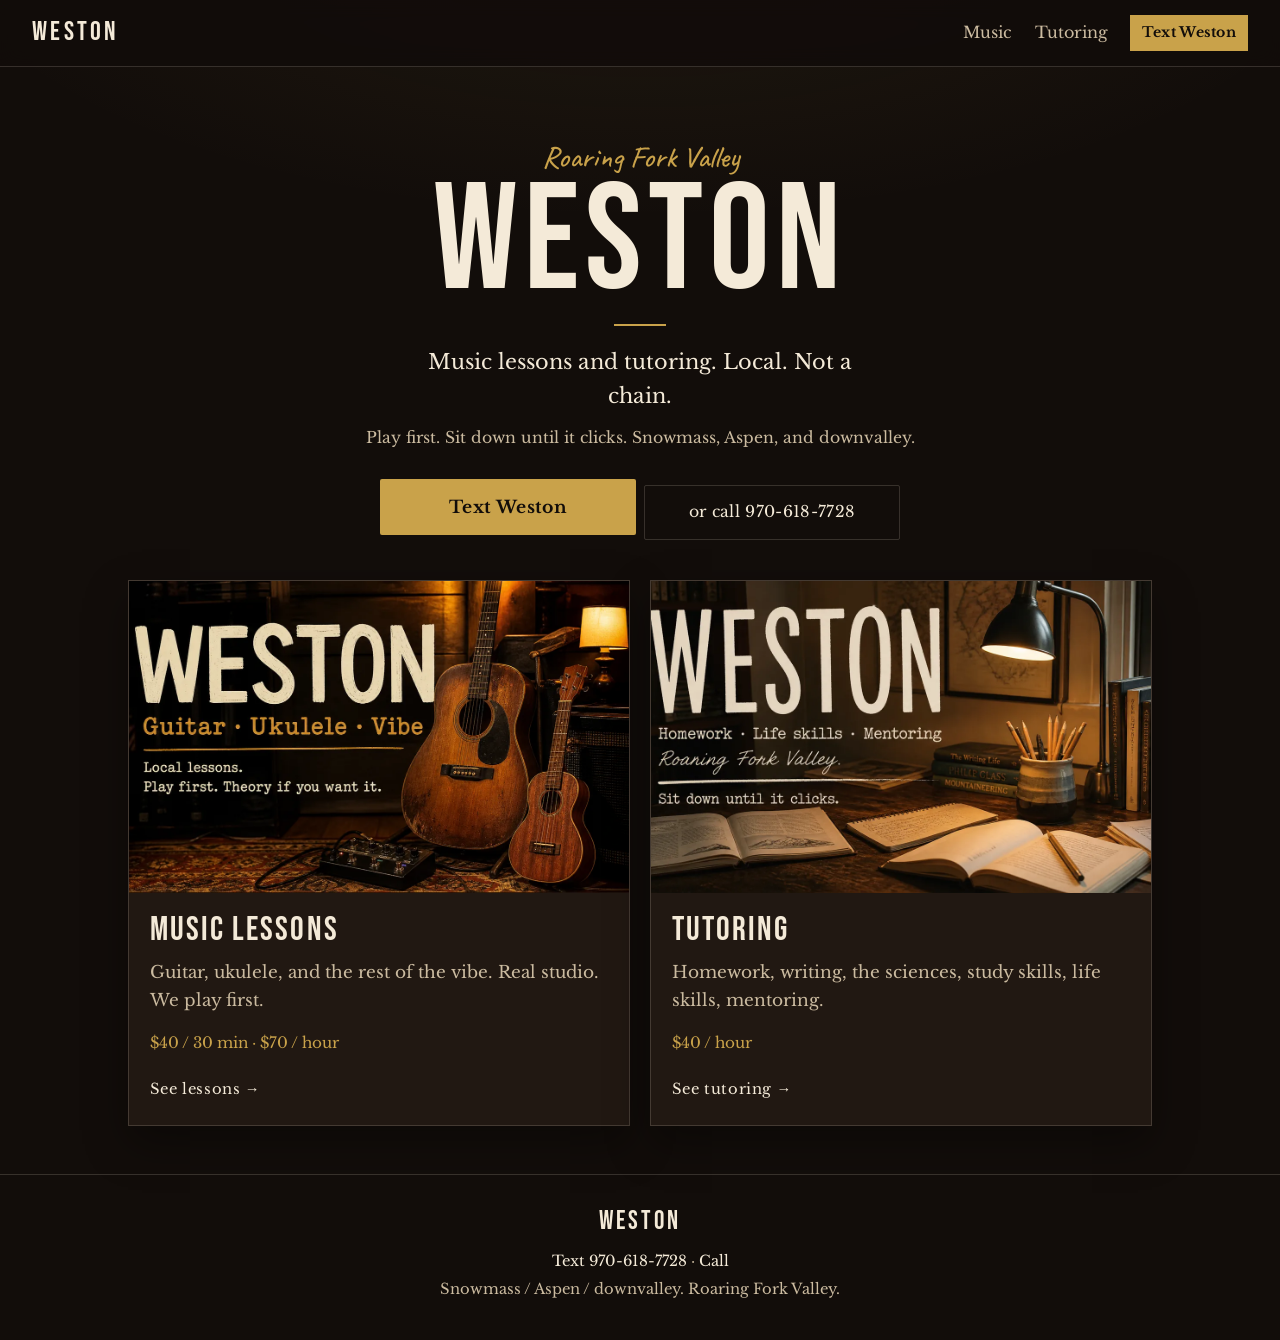
<file: index.html>
<!DOCTYPE html>
<html lang="en">
<head>
  <meta charset="utf-8">
  <meta name="viewport" content="width=device-width, initial-scale=1">
  <title>Weston — Music lessons &amp; tutoring in the Roaring Fork Valley</title>
  <meta name="description" content="Guitar and ukulele lessons, plus tutoring, with Weston Schmidt in the Roaring Fork Valley. Real studio. Play first. Sit down until it clicks. Text 970-618-7728.">
  <link rel="canonical" href="https://schmidtweston-ship-it.github.io/weston-lessons/">
  <meta name="theme-color" content="#120d0a">
  <meta name="author" content="Weston Schmidt">
  <meta property="og:type" content="website">
  <meta property="og:site_name" content="Weston — Music lessons &amp; tutoring">
  <meta property="og:title" content="Weston — Music lessons & tutoring">
  <meta property="og:description" content="Guitar and ukulele lessons, plus tutoring, with Weston Schmidt in the Roaring Fork Valley. Real studio. Play first. Sit down until it clicks. Text 970-618-7728.">
  <meta property="og:url" content="https://schmidtweston-ship-it.github.io/weston-lessons/">
  <meta property="og:image" content="https://schmidtweston-ship-it.github.io/weston-lessons/images/og-home.jpg">
  <meta property="og:image:width" content="1200">
  <meta property="og:image:height" content="630">
  <meta property="og:locale" content="en_US">
  <meta name="twitter:card" content="summary_large_image">
  <meta name="twitter:title" content="Weston — Music lessons & tutoring">
  <meta name="twitter:description" content="Guitar and ukulele lessons, plus tutoring, with Weston Schmidt in the Roaring Fork Valley. Real studio. Play first. Sit down until it clicks. Text 970-618-7728.">
  <meta name="twitter:image" content="https://schmidtweston-ship-it.github.io/weston-lessons/images/og-home.jpg">
  <link rel="icon" href="images/favicon.ico" sizes="any">
  <link rel="icon" type="image/png" sizes="32x32" href="images/favicon-32.png">
  <link rel="apple-touch-icon" href="images/apple-touch-icon.png">
  <link rel="preconnect" href="https://fonts.googleapis.com">
  <link rel="preconnect" href="https://fonts.gstatic.com" crossorigin>
  <link href="https://fonts.googleapis.com/css2?family=Bebas+Neue&family=Caveat:wght@500&family=Libre+Baskerville:ital,wght@0,400;0,700;1,400&display=swap" rel="stylesheet">
  <link rel="stylesheet" href="css/styles.css">
  <script type="application/ld+json">
{
  "@context": "https://schema.org",
  "@graph": [
    {
      "@type": "Person",
      "@id": "https://schmidtweston-ship-it.github.io/weston-lessons/#weston",
      "name": "Weston Schmidt",
      "url": "https://schmidtweston-ship-it.github.io/weston-lessons/",
      "telephone": "+1-970-618-7728",
      "areaServed": [
        {
          "@type": "Place",
          "name": "Roaring Fork Valley"
        },
        {
          "@type": "City",
          "name": "Snowmass"
        },
        {
          "@type": "City",
          "name": "Aspen"
        },
        {
          "@type": "City",
          "name": "Glenwood Springs"
        }
      ]
    },
    {
      "@type": "WebSite",
      "name": "Weston \u2014 Music lessons & tutoring",
      "url": "https://schmidtweston-ship-it.github.io/weston-lessons/",
      "description": "Guitar and ukulele lessons, plus tutoring, with Weston Schmidt in the Roaring Fork Valley. Real studio. Play first. Sit down until it clicks. Text 970-618-7728.",
      "publisher": {
        "@id": "https://schmidtweston-ship-it.github.io/weston-lessons/#weston"
      }
    }
  ]
}
  </script>
</head>
<body>
  <a class="skip" href="#main">Skip to content</a>
  <header class="site-header">
    <a class="wordmark" href="index.html">Weston</a>
    <nav class="nav" aria-label="Primary">
      <a href="music.html">Music</a>
      <a href="tutoring.html">Tutoring</a>
      <a class="nav-text" href="sms:9706187728">Text Weston</a>
    </nav>
  </header>
  <main id="main">
    <section class="hero">
      <p class="eyebrow">Roaring Fork Valley</p>
      <h1>Weston</h1>
      <hr class="gold-rule">
      <p class="lede">Music lessons and tutoring. Local. Not a chain.</p>
      <p class="sub">Play first. Sit down until it clicks. Snowmass, Aspen, and downvalley.</p>
      <div class="cta">
        <a class="btn btn-text" href="sms:9706187728">Text Weston</a>
        <a class="btn btn-call" href="tel:+19706187728">or call 970-618-7728</a>
      </div>
    </section>

    <section class="paths" aria-label="Choose music lessons or tutoring">
      <a class="card" href="music.html">
        <picture>
          <source type="image/webp" srcset="images/music-art.webp">
          <img src="images/music-art.jpg" width="1280" height="725" alt="A worn acoustic guitar and a ukulele in a warm studio beside a lamp, an amp, and a looper pedal. The flyer reads Weston, Guitar, Ukulele, Vibe. Local lessons. Play first. Theory if you want it.">
        </picture>
        <div class="card-body">
          <h2>Music Lessons</h2>
          <p>Guitar, ukulele, and the rest of the vibe. Real studio. We play first.</p>
          <p class="rates">$40 / 30 min · $70 / hour</p>
          <p class="more">See lessons →</p>
        </div>
      </a>
      <a class="card" href="tutoring.html">
        <picture>
          <source type="image/webp" srcset="images/tutoring-art.webp">
          <img src="images/tutoring-art.jpg" width="1280" height="722" alt="A warm desk under a lamp, with open books, a notebook, a cup of pencils, and a stack of books. The flyer reads Weston, Homework, Life skills, Mentoring. Roaring Fork Valley. Sit down until it clicks.">
        </picture>
        <div class="card-body">
          <h2>Tutoring</h2>
          <p>Homework, writing, the sciences, study skills, life skills, mentoring.</p>
          <p class="rates">$40 / hour</p>
          <p class="more">See tutoring →</p>
        </div>
      </a>
    </section>
  </main>
  <footer class="site-footer">
    <strong>Weston</strong>
    <p><a href="sms:9706187728">Text 970-618-7728</a> · <a href="tel:+19706187728">Call</a></p>
    <p>Snowmass / Aspen / downvalley. Roaring Fork Valley.</p>
  </footer>
</body>
</html>
</file>
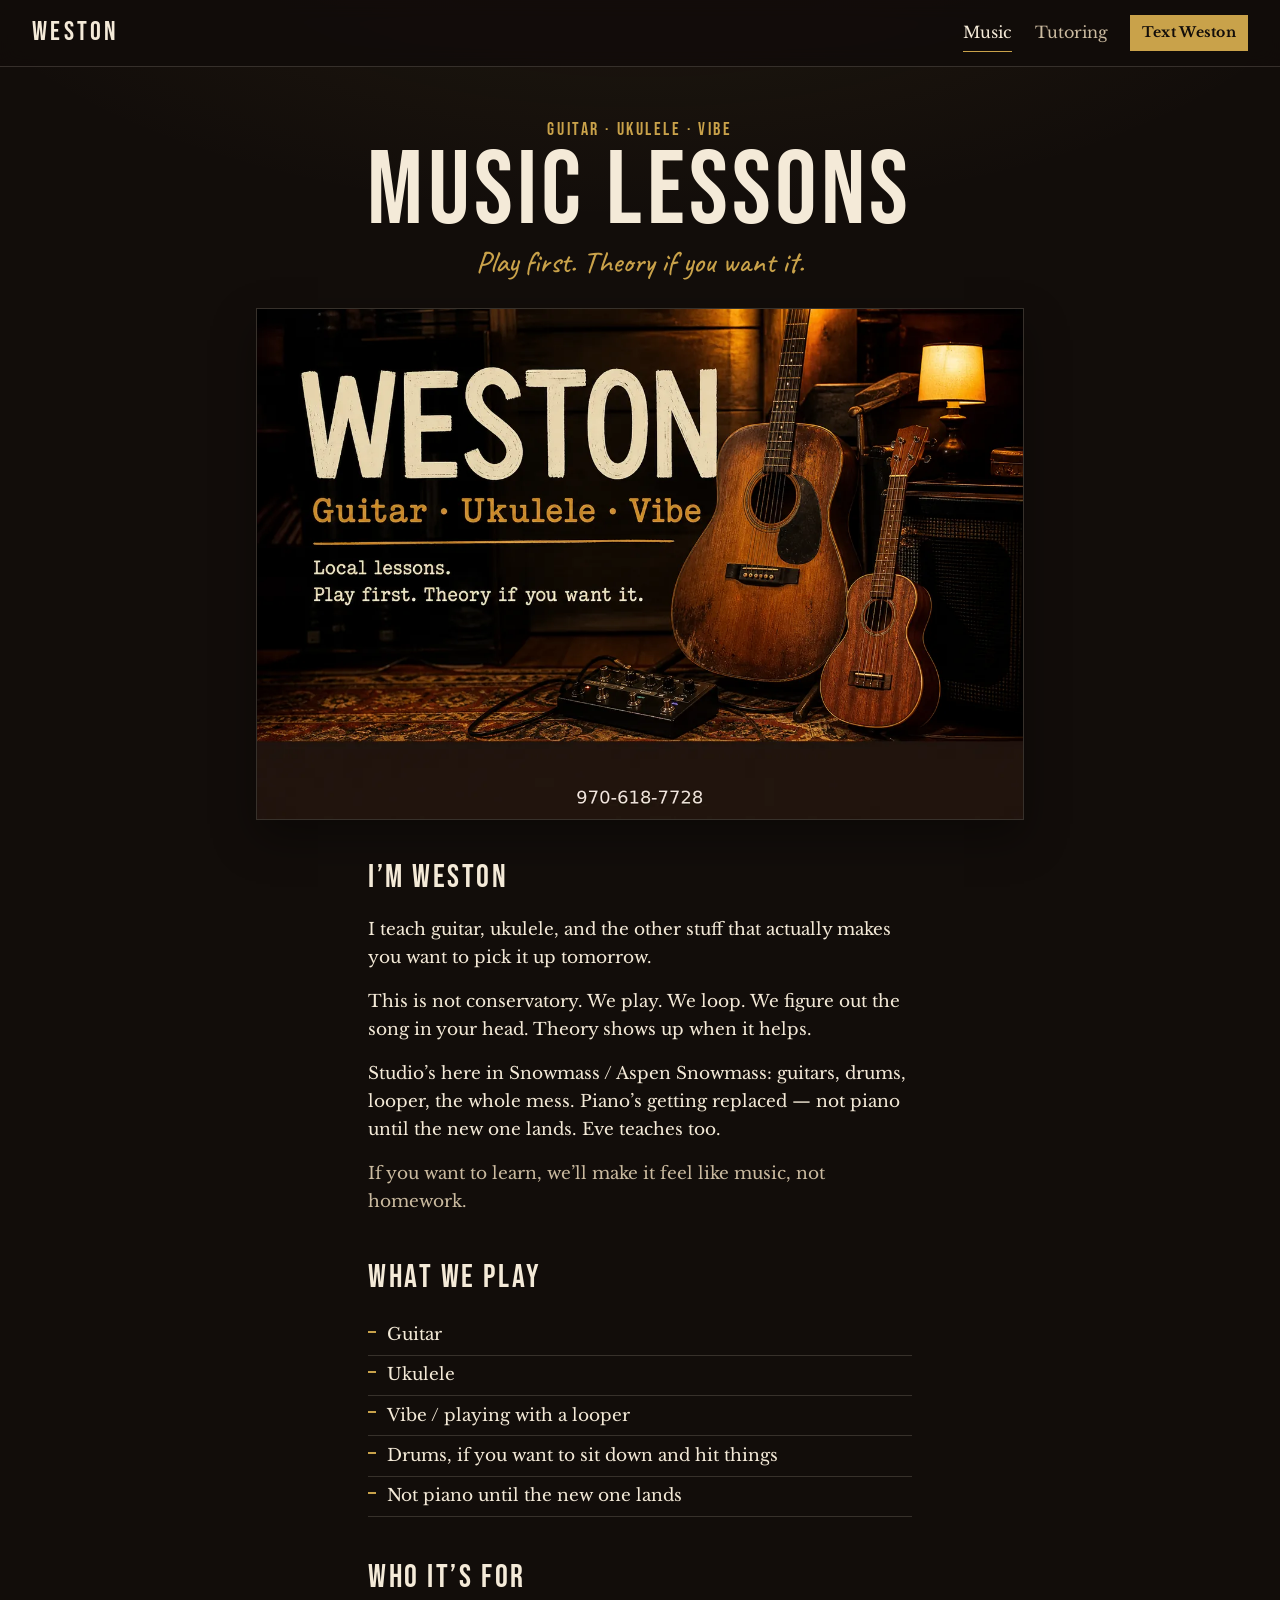
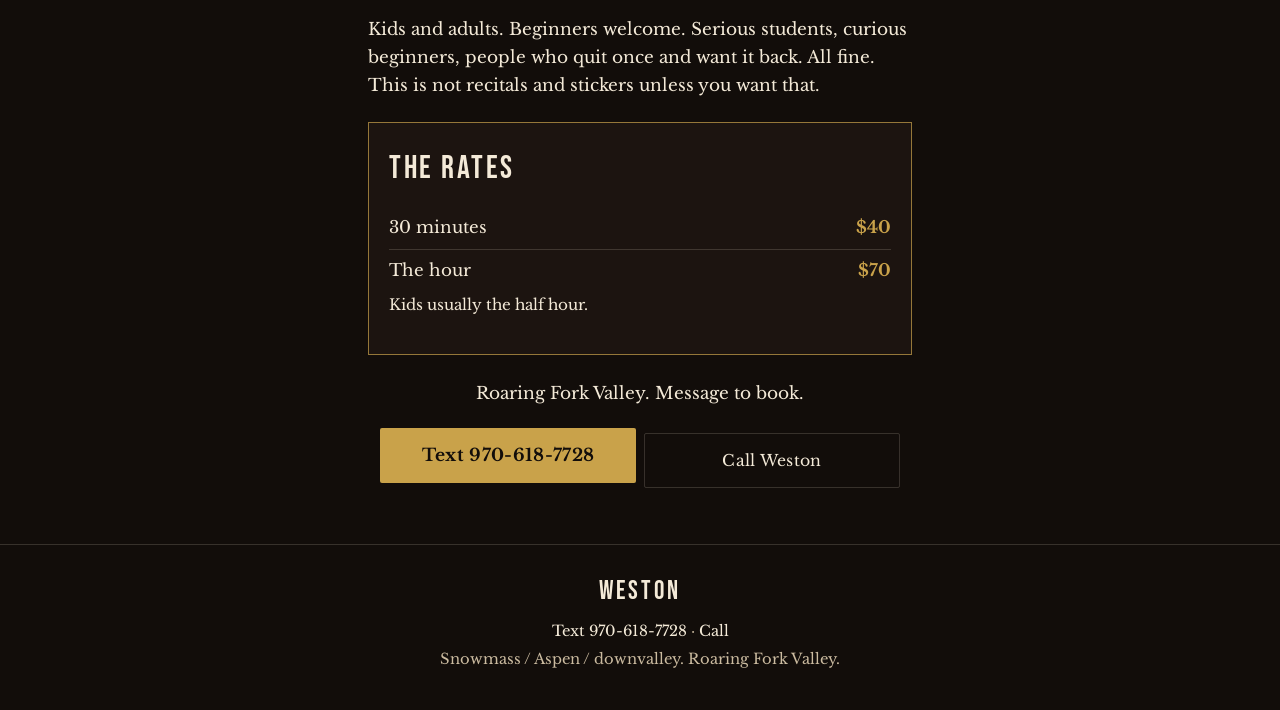
<file: music.html>
<!DOCTYPE html>
<html lang="en">
<head>
  <meta charset="utf-8">
  <meta name="viewport" content="width=device-width, initial-scale=1">
  <title>Guitar &amp; ukulele lessons — Weston, Roaring Fork Valley</title>
  <meta name="description" content="Guitar and ukulele lessons with Weston Schmidt in Snowmass / Aspen Snowmass. Real studio. Play first. $40 for 30 minutes, $70 for the hour. Text 970-618-7728.">
  <link rel="canonical" href="https://schmidtweston-ship-it.github.io/weston-lessons/music.html">
  <meta name="theme-color" content="#120d0a">
  <meta name="author" content="Weston Schmidt">
  <meta property="og:type" content="website">
  <meta property="og:site_name" content="Weston — Music lessons &amp; tutoring">
  <meta property="og:title" content="Weston — Guitar, ukulele &amp; vibe">
  <meta property="og:description" content="Guitar and ukulele lessons with Weston Schmidt in Snowmass / Aspen Snowmass. Real studio. Play first. $40 for 30 minutes, $70 for the hour. Text 970-618-7728.">
  <meta property="og:url" content="https://schmidtweston-ship-it.github.io/weston-lessons/music.html">
  <meta property="og:image" content="https://schmidtweston-ship-it.github.io/weston-lessons/images/og-music.jpg">
  <meta property="og:image:width" content="1200">
  <meta property="og:image:height" content="630">
  <meta property="og:locale" content="en_US">
  <meta name="twitter:card" content="summary_large_image">
  <meta name="twitter:title" content="Weston — Guitar, ukulele &amp; vibe">
  <meta name="twitter:description" content="Guitar and ukulele lessons with Weston Schmidt in Snowmass / Aspen Snowmass. Real studio. Play first. $40 for 30 minutes, $70 for the hour. Text 970-618-7728.">
  <meta name="twitter:image" content="https://schmidtweston-ship-it.github.io/weston-lessons/images/og-music.jpg">
  <link rel="icon" href="images/favicon.ico" sizes="any">
  <link rel="icon" type="image/png" sizes="32x32" href="images/favicon-32.png">
  <link rel="apple-touch-icon" href="images/apple-touch-icon.png">
  <link rel="preconnect" href="https://fonts.googleapis.com">
  <link rel="preconnect" href="https://fonts.gstatic.com" crossorigin>
  <link href="https://fonts.googleapis.com/css2?family=Bebas+Neue&family=Caveat:wght@500&family=Libre+Baskerville:ital,wght@0,400;0,700;1,400&display=swap" rel="stylesheet">
  <link rel="stylesheet" href="css/styles.css">
  <script type="application/ld+json">
{
  "@context": "https://schema.org",
  "@type": "MusicSchool",
  "name": "Weston Schmidt",
  "description": "Guitar and ukulele lessons with Weston Schmidt in Snowmass / Aspen Snowmass. Real studio. Play first. $40 for 30 minutes, $70 for the hour. Text 970-618-7728.",
  "url": "https://schmidtweston-ship-it.github.io/weston-lessons/music.html",
  "telephone": "+1-970-618-7728",
  "image": "https://schmidtweston-ship-it.github.io/weston-lessons/images/og-music.jpg",
  "areaServed": [
    {
      "@type": "Place",
      "name": "Roaring Fork Valley"
    },
    {
      "@type": "City",
      "name": "Snowmass"
    },
    {
      "@type": "City",
      "name": "Aspen"
    }
  ],
  "priceRange": "$40-$70",
  "hasOfferCatalog": {
    "@type": "OfferCatalog",
    "name": "Music lessons",
    "itemListElement": [
      {
        "@type": "Offer",
        "name": "30-minute lesson",
        "price": "40",
        "priceCurrency": "USD"
      },
      {
        "@type": "Offer",
        "name": "Hour lesson",
        "price": "70",
        "priceCurrency": "USD"
      }
    ]
  }
}
  </script>
</head>
<body>
  <a class="skip" href="#main">Skip to content</a>
  <header class="site-header">
    <a class="wordmark" href="index.html">Weston</a>
    <nav class="nav" aria-label="Primary">
      <a href="music.html" aria-current="page">Music</a>
      <a href="tutoring.html">Tutoring</a>
      <a class="nav-text" href="sms:9706187728">Text Weston</a>
    </nav>
  </header>
  <main id="main">
    <section class="page-hero">
      <p class="tag">Guitar · Ukulele · Vibe</p>
      <h1>Music Lessons</h1>
      <p class="script">Play first. Theory if you want it.</p>
    </section>

    <div class="flyer-wrap">
      <figure>
        <picture>
          <source type="image/webp" srcset="images/music-flyer.webp">
          <img src="images/music-flyer.jpg" width="1280" height="853" alt="Flyer for Weston guitar and ukulele lessons. A studio photo of a guitar, a ukulele, a lamp, and a looper pedal, with the phone number 970-618-7728.">
        </picture>
      </figure>
    </div>

    <div class="prose">
      <h2>I’m Weston</h2>
      <p>I teach guitar, ukulele, and the other stuff that actually makes you want to pick it up tomorrow.</p>
      <p>This is not conservatory. We play. We loop. We figure out the song in your head. Theory shows up when it helps.</p>
      <p>Studio’s here in Snowmass / Aspen Snowmass: guitars, drums, looper, the whole mess. Piano’s getting replaced — not piano until the new one lands. Eve teaches too.</p>
      <p class="muted">If you want to learn, we’ll make it feel like music, not homework.</p>

      <h2>What we play</h2>
      <ul class="list">
        <li>Guitar</li>
        <li>Ukulele</li>
        <li>Vibe / playing with a looper</li>
        <li>Drums, if you want to sit down and hit things</li>
        <li>Not piano until the new one lands</li>
      </ul>

      <h2>Who it’s for</h2>
      <p>Kids and adults. Beginners welcome. Serious students, curious beginners, people who quit once and want it back. All fine. This is not recitals and stickers unless you want that.</p>

      <div class="rate-box">
        <h2>The rates</h2>
        <div class="rate-row"><span>30 minutes</span> <strong>$40</strong></div>
        <div class="rate-row"><span>The hour</span> <strong>$70</strong></div>
        <p class="rate-note">Kids usually the half hour.</p>
      </div>

      <div class="cta">
        <p>Roaring Fork Valley. Message to book.</p>
        <a class="btn btn-text" href="sms:9706187728">Text 970-618-7728</a>
        <a class="btn btn-call" href="tel:+19706187728">Call Weston</a>
      </div>
    </div>
  </main>
  <footer class="site-footer">
    <strong>Weston</strong>
    <p><a href="sms:9706187728">Text 970-618-7728</a> · <a href="tel:+19706187728">Call</a></p>
    <p>Snowmass / Aspen / downvalley. Roaring Fork Valley.</p>
  </footer>
</body>
</html>
</file>
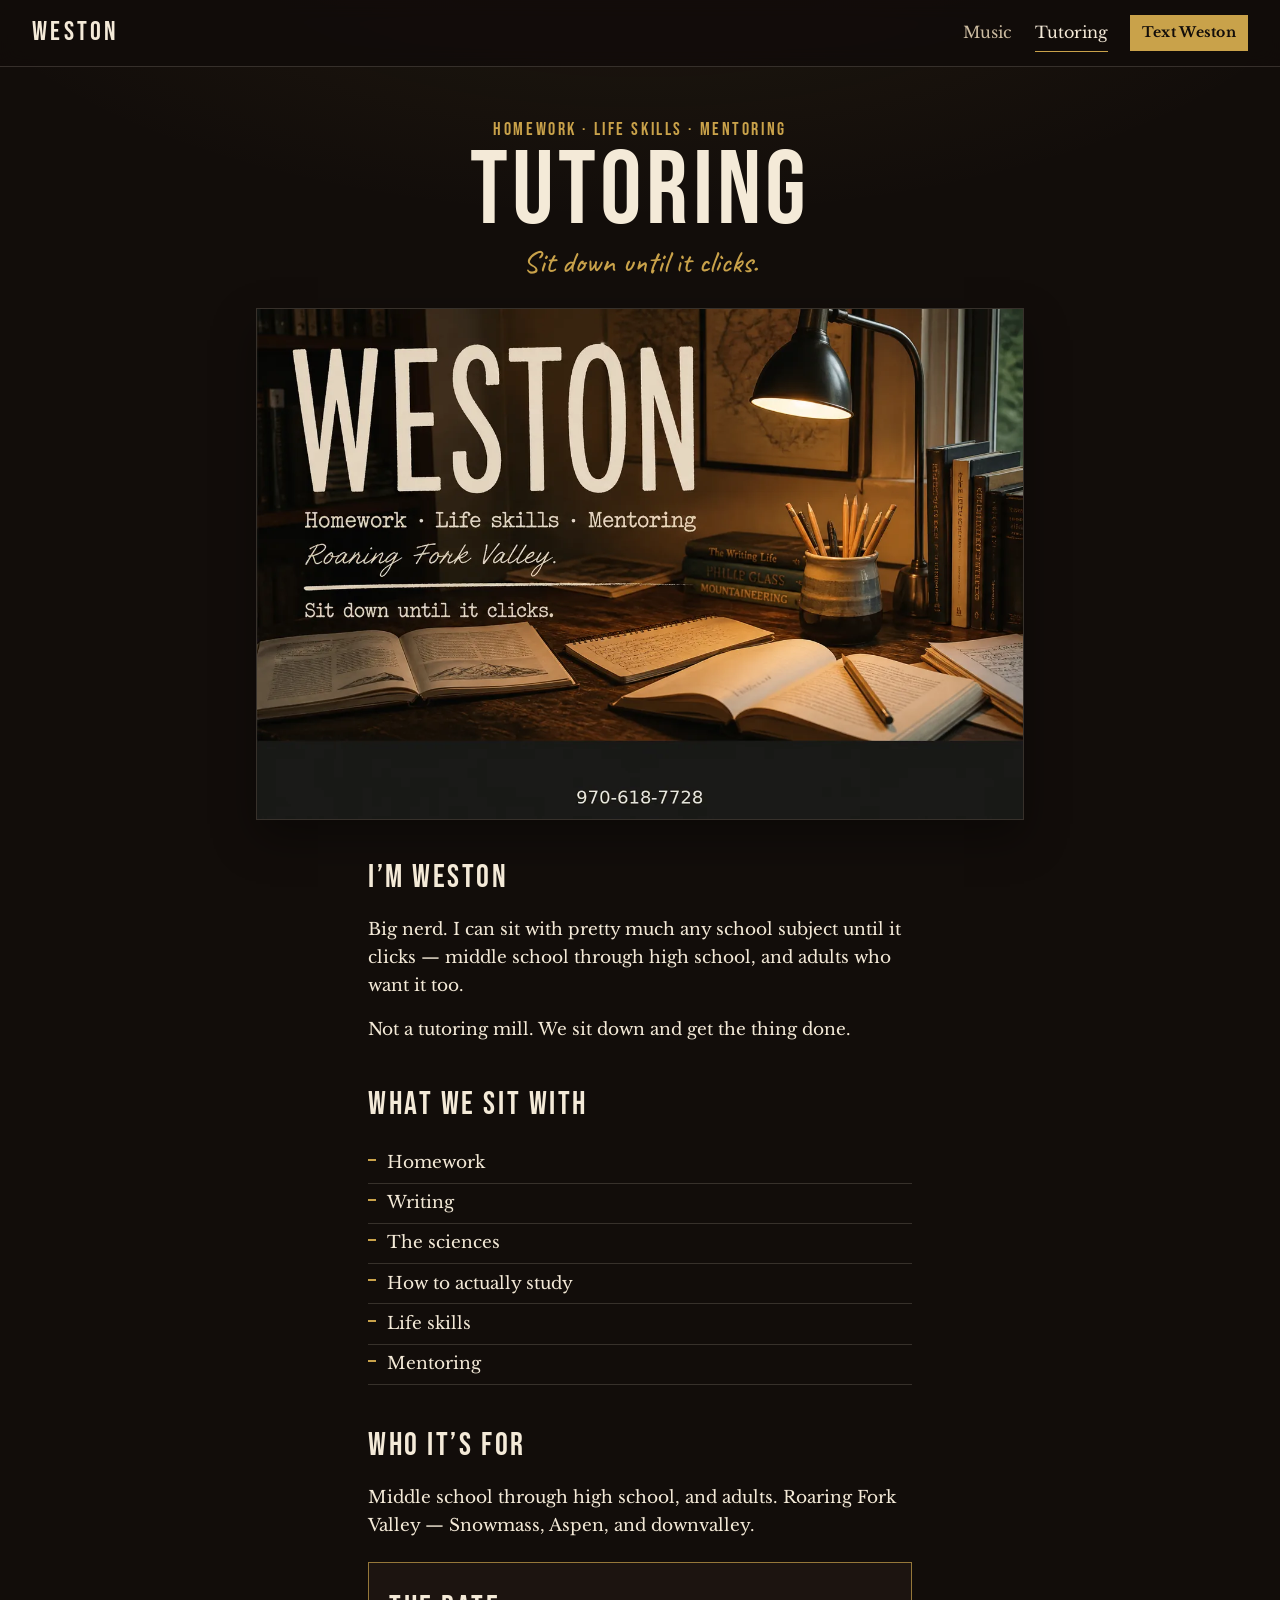
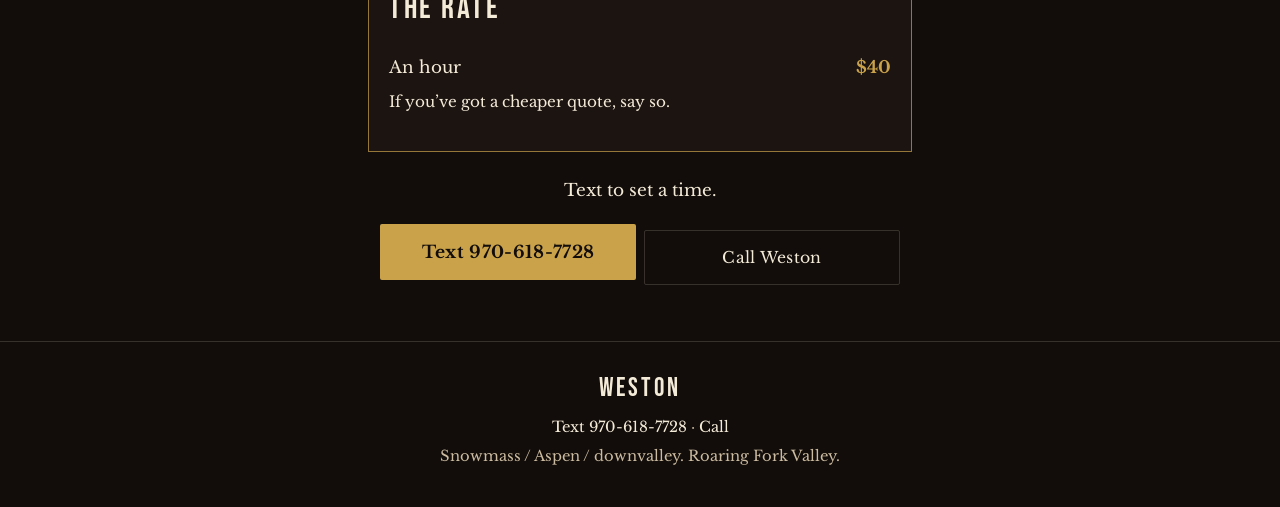
<file: tutoring.html>
<!DOCTYPE html>
<html lang="en">
<head>
  <meta charset="utf-8">
  <meta name="viewport" content="width=device-width, initial-scale=1">
  <title>Tutoring &amp; mentoring — Weston, Roaring Fork Valley</title>
  <meta name="description" content="Tutoring with Weston Schmidt in the Roaring Fork Valley. Homework, writing, the sciences, study skills, life skills, and mentoring. Middle school through high school, and adults. $40 an hour. Text 970-618-7728.">
  <link rel="canonical" href="https://schmidtweston-ship-it.github.io/weston-lessons/tutoring.html">
  <meta name="theme-color" content="#120d0a">
  <meta name="author" content="Weston Schmidt">
  <meta property="og:type" content="website">
  <meta property="og:site_name" content="Weston — Music lessons &amp; tutoring">
  <meta property="og:title" content="Weston — Tutoring, homework &amp; mentoring">
  <meta property="og:description" content="Tutoring with Weston Schmidt in the Roaring Fork Valley. Homework, writing, the sciences, study skills, life skills, and mentoring. Middle school through high school, and adults. $40 an hour. Text 970-618-7728.">
  <meta property="og:url" content="https://schmidtweston-ship-it.github.io/weston-lessons/tutoring.html">
  <meta property="og:image" content="https://schmidtweston-ship-it.github.io/weston-lessons/images/og-tutoring.jpg">
  <meta property="og:image:width" content="1200">
  <meta property="og:image:height" content="630">
  <meta property="og:locale" content="en_US">
  <meta name="twitter:card" content="summary_large_image">
  <meta name="twitter:title" content="Weston — Tutoring, homework &amp; mentoring">
  <meta name="twitter:description" content="Tutoring with Weston Schmidt in the Roaring Fork Valley. Homework, writing, the sciences, study skills, life skills, and mentoring. Middle school through high school, and adults. $40 an hour. Text 970-618-7728.">
  <meta name="twitter:image" content="https://schmidtweston-ship-it.github.io/weston-lessons/images/og-tutoring.jpg">
  <link rel="icon" href="images/favicon.ico" sizes="any">
  <link rel="icon" type="image/png" sizes="32x32" href="images/favicon-32.png">
  <link rel="apple-touch-icon" href="images/apple-touch-icon.png">
  <link rel="preconnect" href="https://fonts.googleapis.com">
  <link rel="preconnect" href="https://fonts.gstatic.com" crossorigin>
  <link href="https://fonts.googleapis.com/css2?family=Bebas+Neue&family=Caveat:wght@500&family=Libre+Baskerville:ital,wght@0,400;0,700;1,400&display=swap" rel="stylesheet">
  <link rel="stylesheet" href="css/styles.css">
  <script type="application/ld+json">
{
  "@context": "https://schema.org",
  "@type": "EducationalOrganization",
  "name": "Weston Schmidt",
  "description": "Tutoring with Weston Schmidt in the Roaring Fork Valley. Homework, writing, the sciences, study skills, life skills, and mentoring. Middle school through high school, and adults. $40 an hour. Text 970-618-7728.",
  "url": "https://schmidtweston-ship-it.github.io/weston-lessons/tutoring.html",
  "telephone": "+1-970-618-7728",
  "image": "https://schmidtweston-ship-it.github.io/weston-lessons/images/og-tutoring.jpg",
  "areaServed": [
    {
      "@type": "Place",
      "name": "Roaring Fork Valley"
    },
    {
      "@type": "City",
      "name": "Snowmass"
    },
    {
      "@type": "City",
      "name": "Aspen"
    },
    {
      "@type": "City",
      "name": "Glenwood Springs"
    }
  ],
  "priceRange": "$40",
  "hasOfferCatalog": {
    "@type": "OfferCatalog",
    "name": "Tutoring",
    "itemListElement": [
      {
        "@type": "Offer",
        "name": "Tutoring hour",
        "price": "40",
        "priceCurrency": "USD"
      }
    ]
  }
}
  </script>
</head>
<body>
  <a class="skip" href="#main">Skip to content</a>
  <header class="site-header">
    <a class="wordmark" href="index.html">Weston</a>
    <nav class="nav" aria-label="Primary">
      <a href="music.html">Music</a>
      <a href="tutoring.html" aria-current="page">Tutoring</a>
      <a class="nav-text" href="sms:9706187728">Text Weston</a>
    </nav>
  </header>
  <main id="main">
    <section class="page-hero">
      <p class="tag">Homework · Life skills · Mentoring</p>
      <h1>Tutoring</h1>
      <p class="script">Sit down until it clicks.</p>
    </section>

    <div class="flyer-wrap">
      <figure>
        <picture>
          <source type="image/webp" srcset="images/tutoring-flyer.webp">
          <img src="images/tutoring-flyer.jpg" width="1280" height="853" alt="Flyer for Weston tutoring in the Roaring Fork Valley. A warm desk with open books, a notebook, pencils, and a lamp, with the phone number 970-618-7728.">
        </picture>
      </figure>
    </div>

    <div class="prose">
      <h2>I’m Weston</h2>
      <p>Big nerd. I can sit with pretty much any school subject until it clicks — middle school through high school, and adults who want it too.</p>
      <p>Not a tutoring mill. We sit down and get the thing done.</p>

      <h2>What we sit with</h2>
      <ul class="list">
        <li>Homework</li>
        <li>Writing</li>
        <li>The sciences</li>
        <li>How to actually study</li>
        <li>Life skills</li>
        <li>Mentoring</li>
      </ul>

      <h2>Who it’s for</h2>
      <p>Middle school through high school, and adults. Roaring Fork Valley — Snowmass, Aspen, and downvalley.</p>

      <div class="rate-box">
        <h2>The rate</h2>
        <div class="rate-row"><span>An hour</span> <strong>$40</strong></div>
        <p class="rate-note">If you’ve got a cheaper quote, say so.</p>
      </div>

      <div class="cta">
        <p>Text to set a time.</p>
        <a class="btn btn-text" href="sms:9706187728">Text 970-618-7728</a>
        <a class="btn btn-call" href="tel:+19706187728">Call Weston</a>
      </div>
    </div>
  </main>
  <footer class="site-footer">
    <strong>Weston</strong>
    <p><a href="sms:9706187728">Text 970-618-7728</a> · <a href="tel:+19706187728">Call</a></p>
    <p>Snowmass / Aspen / downvalley. Roaring Fork Valley.</p>
  </footer>
</body>
</html>
</file>
<file: css/styles.css>
/* Weston — music lessons & tutoring
   Warm, local, mobile-first. Colors pulled from the studio flyers. */

:root {
  --bg: #120d0a;
  --bg-elev: #1c1410;
  --bg-card: #211812;
  --cream: #f4ead8;
  --cream-dim: #cbbba0;
  --gold: #c9a24a;
  --gold-deep: #a78432;
  --ink: #120d0a;
  --line: rgba(244, 234, 216, 0.16);
  --line-strong: rgba(201, 162, 74, 0.7);
  --shadow: 0 18px 40px rgba(0, 0, 0, 0.35);
  --font-display: "Bebas Neue", "Oswald", Impact, "Arial Narrow", sans-serif;
  --font-body: "Libre Baskerville", Georgia, "Times New Roman", serif;
  --font-script: "Caveat", "Segoe Script", cursive;
  --max: 68rem;
  --text: 38rem;
  --pad: clamp(1.15rem, 4vw, 2rem);
  --radius: 2px;
}

*, *::before, *::after { box-sizing: border-box; }

html {
  scroll-behavior: smooth;
  background: var(--bg);
  color: var(--cream);
}

body {
  margin: 0;
  font-family: var(--font-body);
  font-size: 1.0625rem;
  line-height: 1.65;
  background:
    radial-gradient(1200px 500px at 50% -80px, rgba(201, 162, 74, 0.08), transparent 60%),
    var(--bg);
  min-height: 100vh;
  display: flex;
  flex-direction: column;
}

img { max-width: 100%; height: auto; display: block; }
a { color: var(--gold); }
a:hover { color: var(--cream); }

.skip {
  position: absolute;
  left: 0.75rem;
  top: -4rem;
  background: var(--gold);
  color: var(--ink);
  padding: 0.5rem 0.85rem;
  z-index: 100;
  font-family: var(--font-body);
  text-decoration: none;
}
.skip:focus { top: 0.75rem; }

/* Header */
.site-header {
  display: flex;
  align-items: center;
  justify-content: space-between;
  gap: 1rem;
  padding: 0.85rem var(--pad);
  border-bottom: 1px solid var(--line);
  position: sticky;
  top: 0;
  background: rgba(18, 13, 10, 0.92);
  backdrop-filter: blur(10px);
  z-index: 20;
}

.wordmark {
  font-family: var(--font-display);
  font-size: 1.7rem;
  letter-spacing: 0.12em;
  color: var(--cream);
  text-decoration: none;
  line-height: 1;
}
.wordmark:hover { color: var(--gold); }

.nav {
  display: flex;
  align-items: center;
  gap: 0.2rem 1.1rem;
  font-size: 0.92rem;
}
.nav a {
  color: var(--cream-dim);
  text-decoration: none;
  padding: 0.35rem 0;
  border-bottom: 1px solid transparent;
}
.nav a:hover,
.nav a[aria-current="page"] {
  color: var(--cream);
  border-bottom-color: var(--gold);
}
.nav .nav-text {
  color: var(--ink);
  background: var(--gold);
  padding: 0.4rem 0.75rem;
  border: 0;
  border-bottom: 0;
  letter-spacing: 0.02em;
  font-size: 0.88rem;
  font-weight: 700;
  font-family: var(--font-body);
}
.nav .nav-text:hover {
  background: var(--cream);
  color: var(--ink);
  border-bottom: 0;
}

/* Main */
main { flex: 1; }

.hero {
  padding: clamp(2.4rem, 8vw, 4.5rem) var(--pad) 2rem;
  text-align: center;
  max-width: 48rem;
  margin: 0 auto;
}

.eyebrow,
.script {
  font-family: var(--font-script);
  font-size: clamp(1.45rem, 4vw, 1.9rem);
  color: var(--gold);
  margin: 0 0 0.2rem;
  font-weight: 500;
  line-height: 1.2;
}

.hero h1,
.page-hero h1 {
  font-family: var(--font-display);
  font-weight: 400;
  font-size: clamp(4.6rem, 22vw, 9.5rem);
  letter-spacing: 0.04em;
  line-height: 0.85;
  margin: 0.15rem 0 0.85rem;
  color: var(--cream);
}

.lede {
  font-size: clamp(1.05rem, 2.4vw, 1.3rem);
  color: var(--cream);
  margin: 0 auto 0.7rem;
  max-width: 28rem;
}

.sub {
  color: var(--cream-dim);
  margin: 0 auto 1.5rem;
  font-size: 0.98rem;
}

.gold-rule {
  display: block;
  width: 3.2rem;
  height: 2px;
  background: var(--gold);
  margin: 1rem auto 1.2rem;
  border: 0;
}

/* Path cards */
.paths {
  display: grid;
  grid-template-columns: 1fr;
  gap: 1.25rem;
  padding: 0 var(--pad) 3rem;
  max-width: var(--max);
  margin: 0 auto;
  width: 100%;
}

.card {
  background: var(--bg-card);
  border: 1px solid var(--line);
  box-shadow: var(--shadow);
  overflow: hidden;
  display: flex;
  flex-direction: column;
  text-decoration: none;
  color: inherit;
  transition: transform 0.2s ease, border-color 0.2s ease;
}
.card:hover,
.card:focus-visible {
  transform: translateY(-3px);
  border-color: var(--gold);
  color: inherit;
}
.card img {
  width: 100%;
  aspect-ratio: 16 / 10;
  object-fit: cover;
  object-position: center 30%;
}
.card-body {
  padding: 1.25rem 1.3rem 1.5rem;
  display: flex;
  flex-direction: column;
  gap: 0.35rem;
  flex: 1;
}
.card h2 {
  font-family: var(--font-display);
  font-size: 2.15rem;
  letter-spacing: 0.06em;
  font-weight: 400;
  margin: 0;
  color: var(--cream);
  line-height: 1;
}
.card p {
  margin: 0.35rem 0 0;
  color: var(--cream-dim);
}
.card .rates {
  color: var(--gold);
  font-size: 0.95rem;
  margin-top: 0.6rem;
}
.card .more {
  margin-top: auto;
  padding-top: 1rem;
  color: var(--cream);
  font-size: 0.92rem;
  letter-spacing: 0.04em;
}
.card:hover .more { color: var(--gold); }

/* Interior pages */
.page-hero {
  padding: clamp(1.8rem, 6vw, 3rem) var(--pad) 0;
  text-align: center;
  max-width: 48rem;
  margin: 0 auto;
}
.page-hero h1 {
  font-size: clamp(3.4rem, 14vw, 6.5rem);
  margin-bottom: 0.5rem;
}
.page-hero .tag {
  font-family: var(--font-display);
  letter-spacing: 0.14em;
  font-size: 1.15rem;
  color: var(--gold);
  margin: 0;
  font-weight: 400;
}

.flyer-wrap {
  padding: 1.5rem var(--pad) 0;
  max-width: 52rem;
  margin: 0 auto;
}
.flyer-wrap figure { margin: 0; }
.flyer-wrap img {
  width: 100%;
  border: 1px solid var(--line);
  box-shadow: var(--shadow);
}
.flyer-wrap figcaption {
  color: var(--cream-dim);
  font-size: 0.82rem;
  padding: 0.6rem 0 0;
  text-align: center;
}

.prose {
  max-width: var(--text);
  margin: 0 auto;
  padding: 2rem var(--pad) 3rem;
}
.prose h2 {
  font-family: var(--font-display);
  font-weight: 400;
  letter-spacing: 0.08em;
  font-size: 2rem;
  margin: 2.2rem 0 0.7rem;
  color: var(--cream);
}
.prose h2:first-child { margin-top: 0; }
.prose p { margin: 0 0 1rem; color: var(--cream); }
.prose .muted { color: var(--cream-dim); }

.list {
  list-style: none;
  padding: 0;
  margin: 0 0 1.2rem;
}
.list li {
  position: relative;
  padding: 0.35rem 0 0.35rem 1.2rem;
  border-bottom: 1px solid var(--line);
}
.list li::before {
  content: "";
  position: absolute;
  left: 0;
  top: 0.95rem;
  width: 0.5rem;
  height: 2px;
  background: var(--gold);
}

.rate-box {
  border: 1px solid var(--line-strong);
  background: var(--bg-elev);
  padding: 1.2rem 1.25rem 1.3rem;
  margin: 1.4rem 0 1.6rem;
}
.rate-box h2 { margin-top: 0; }
.rate-row {
  display: flex;
  justify-content: space-between;
  gap: 1rem;
  align-items: baseline;
  padding: 0.45rem 0;
  border-bottom: 1px solid var(--line);
  font-size: 1.05rem;
}
.rate-row:last-of-type { border-bottom: 0; }
.rate-row strong { color: var(--gold); font-weight: 700; }
.rate-note {
  margin: 0.8rem 0 0;
  color: var(--cream-dim);
  font-size: 0.95rem;
}

.cta {
  text-align: center;
  padding: 0 0 0.5rem;
}
.cta p { margin: 0 0 0.9rem; }

.btn {
  display: inline-flex;
  align-items: center;
  justify-content: center;
  min-height: 3.25rem;
  padding: 0.85rem 1.5rem;
  text-decoration: none;
  font-family: var(--font-body);
  font-weight: 700;
  font-size: 1.08rem;
  letter-spacing: 0.02em;
  border-radius: var(--radius);
  width: 100%;
  max-width: 22rem;
}
.btn-text {
  background: var(--gold);
  color: var(--ink);
}
.btn-text:hover,
.btn-text:focus-visible {
  background: var(--cream);
  color: var(--ink);
}
.btn-call {
  background: transparent;
  color: var(--cream);
  border: 1px solid var(--line);
  margin-top: 0.65rem;
  min-height: 2.85rem;
  font-weight: 400;
  font-size: 0.98rem;
}
.btn-call:hover,
.btn-call:focus-visible {
  border-color: var(--gold);
  color: var(--gold);
}
.phone-plain {
  display: block;
  margin-top: 0.85rem;
  color: var(--cream-dim);
  text-decoration: none;
  letter-spacing: 0.08em;
}
.phone-plain:hover { color: var(--cream); }

/* Footer */
.site-footer {
  border-top: 1px solid var(--line);
  padding: 1.6rem var(--pad) 2.2rem;
  text-align: center;
  color: var(--cream-dim);
  font-size: 0.92rem;
}
.site-footer strong {
  display: block;
  font-family: var(--font-display);
  font-size: 1.6rem;
  letter-spacing: 0.12em;
  color: var(--cream);
  font-weight: 400;
  margin-bottom: 0.35rem;
}
.site-footer a { color: var(--cream); text-decoration: none; }
.site-footer a:hover { color: var(--gold); }
.site-footer p { margin: 0.25rem 0; }

/* 404 */
.notfound { text-align: center; padding: 5rem var(--pad) 4rem; }
.notfound h1 {
  font-family: var(--font-display);
  font-size: clamp(3rem, 12vw, 5rem);
  letter-spacing: 0.08em;
  font-weight: 400;
  margin: 0 0 0.8rem;
}

/* Focus */
:focus-visible {
  outline: 2px solid var(--gold);
  outline-offset: 3px;
}

@media (min-width: 720px) {
  .paths { grid-template-columns: 1fr 1fr; }
  .nav { gap: 0.3rem 1.4rem; font-size: 1rem; }
  .btn { width: auto; min-width: 16rem; }
  .cta .btn-call { margin-left: 0.5rem; }
  .cta { display: flex; flex-wrap: wrap; justify-content: center; align-items: center; gap: 0; }
  .cta p { width: 100%; }
}

@media (prefers-reduced-motion: reduce) {
  html { scroll-behavior: auto; }
  .card { transition: none; }
  .card:hover { transform: none; }
}
</file>
